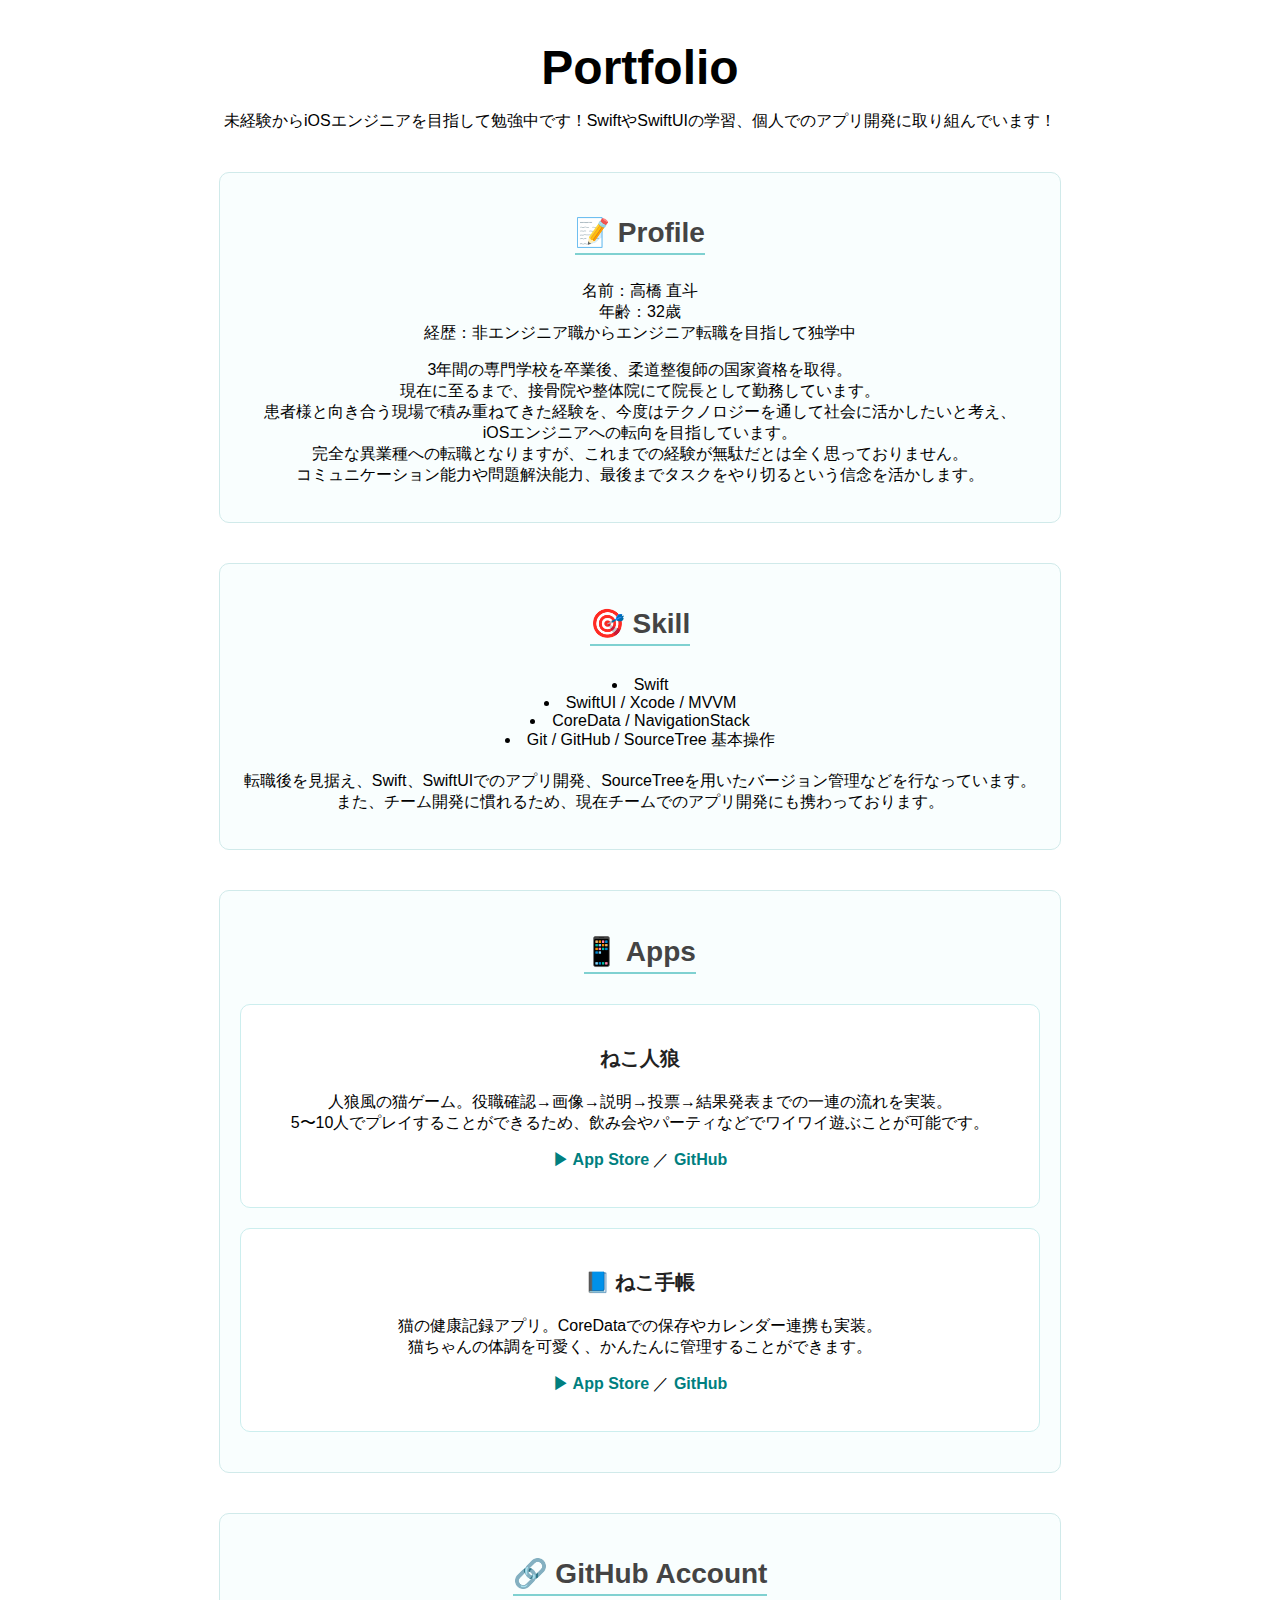
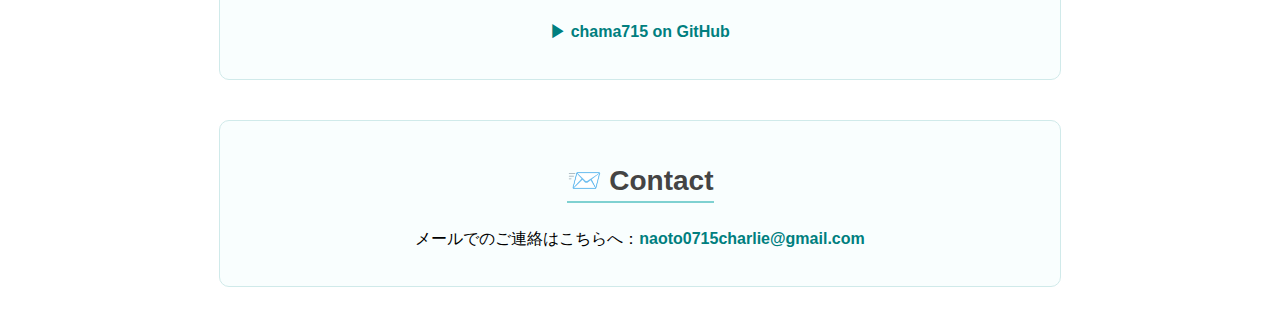
<file: index.html>
<!DOCTYPE html>
<html lang="ja">
<head>
  <meta charset="UTF-8">
  <meta name="viewport" content="width=device-width, initial-scale=1.0">
  <title>Portfolio</title>
  <link rel="stylesheet" href="style.css">
</head>
<body>
  <header>
    <h1>Portfolio</h1>
    <p>未経験からiOSエンジニアを目指して勉強中です！SwiftやSwiftUIの学習、個人でのアプリ開発に取り組んでいます！</p>
  </header>

  <section>
    <h2>📝 Profile</h2>
    <p>名前：高橋 直斗<br>
       年齢：32歳<br>
       経歴：非エンジニア職からエンジニア転職を目指して独学中</p>

    <p>3年間の専門学校を卒業後、柔道整復師の国家資格を取得。<br>
       現在に至るまで、接骨院や整体院にて院長として勤務しています。<br>
       患者様と向き合う現場で積み重ねてきた経験を、今度はテクノロジーを通して社会に活かしたいと考え、<br>
       iOSエンジニアへの転向を目指しています。<br>
       完全な異業種への転職となりますが、これまでの経験が無駄だとは全く思っておりません。<br>
       コミュニケーション能力や問題解決能力、最後までタスクをやり切るという信念を活かします。</p>
  </section>

  <section>
    <h2>🎯 Skill</h2>
    <ul>
      <li>Swift</li>
      <li>SwiftUI / Xcode / MVVM</li>
      <li>CoreData / NavigationStack</li>
      <li>Git / GitHub / SourceTree 基本操作</li>
    </ul>
    <p>転職後を見据え、Swift、SwiftUIでのアプリ開発、SourceTreeを用いたバージョン管理などを行なっています。<br>
       また、チーム開発に慣れるため、現在チームでのアプリ開発にも携わっております。</p>
  </section>

  <section>
    <h2>📱 Apps</h2>

    <div class="app-box">
      <h3>ねこ人狼</h3>
      <p>人狼風の猫ゲーム。役職確認→画像→説明→投票→結果発表までの一連の流れを実装。<br>
      5〜10人でプレイすることができるため、飲み会やパーティなどでワイワイ遊ぶことが可能です。</p>
      <p><a href="https://apps.apple.com/jp/app/%E3%81%AD%E3%81%93%E4%BA%BA%E7%8B%BC/id6748366976">▶ App Store</a> ／ <a href="https://github.com/chama715/neko-jinro">GitHub</a></p>
    </div>

    <div class="app-box">
      <h3>📘 ねこ手帳</h3>
      <p>猫の健康記録アプリ。CoreDataでの保存やカレンダー連携も実装。<br>
      猫ちゃんの体調を可愛く、かんたんに管理することができます。</p>
      <p><a href="https://apps.apple.com/jp/app/%E3%81%AD%E3%81%93%E6%89%8B%E5%B8%B3/id6748690187">▶ App Store</a> ／ <a href="https://github.com/chama715/cat_health_app">GitHub</a></p>
    </div>
  </section>

  <section>
    <h2>🔗 GitHub Account</h2>
    <p><a href="https://github.com/chama715">▶ chama715 on GitHub</a></p>
  </section>

  <section>
    <h2>📨 Contact</h2>
    <p>メールでのご連絡はこちらへ：<a href="mailto:naoto0715charlie@gmail.com">naoto0715charlie@gmail.com</a></p>
  </section>
</body>
</html>
</file>
<file: style.css>
body {
  background-color: #ffffff;
  color: #000000;
  font-family: 'Helvetica Neue', 'Arial', sans-serif;
  text-align: center;
  margin: 0;
  padding: 0;
}

section {
  margin: 40px auto;
  max-width: 800px;
  padding: 20px;
  background-color: #f9fefe;
  border: 1px solid #d0eaea;
  border-radius: 10px;
}

h1 {
  font-size: 48px;
  font-weight: bold;
  margin-top: 40px;
  margin-bottom: 10px;
}

h2 {
  font-size: 28px;
  font-weight: bold;
  margin-bottom: 10px;
  color: #444;
  border-bottom: 2px solid #7fd1d1;
  display: inline-block;
  padding-bottom: 4px;
}

h3 {
  font-size: 20px;
  margin-top: 20px;
  color: #222;
}

ul {
  list-style-position: inside;
  padding: 0;
  margin: 20px 0;
}

a {
  color: #007f7f;
  text-decoration: none;
  font-weight: bold;
}

a:hover {
  color: #005f5f;
  text-decoration: underline;
}

.app-box {
  border: 1px solid #cceeee;
  border-radius: 10px;
  padding: 20px;
  margin: 20px 0;
  background-color: #ffffff;
}
</file>
